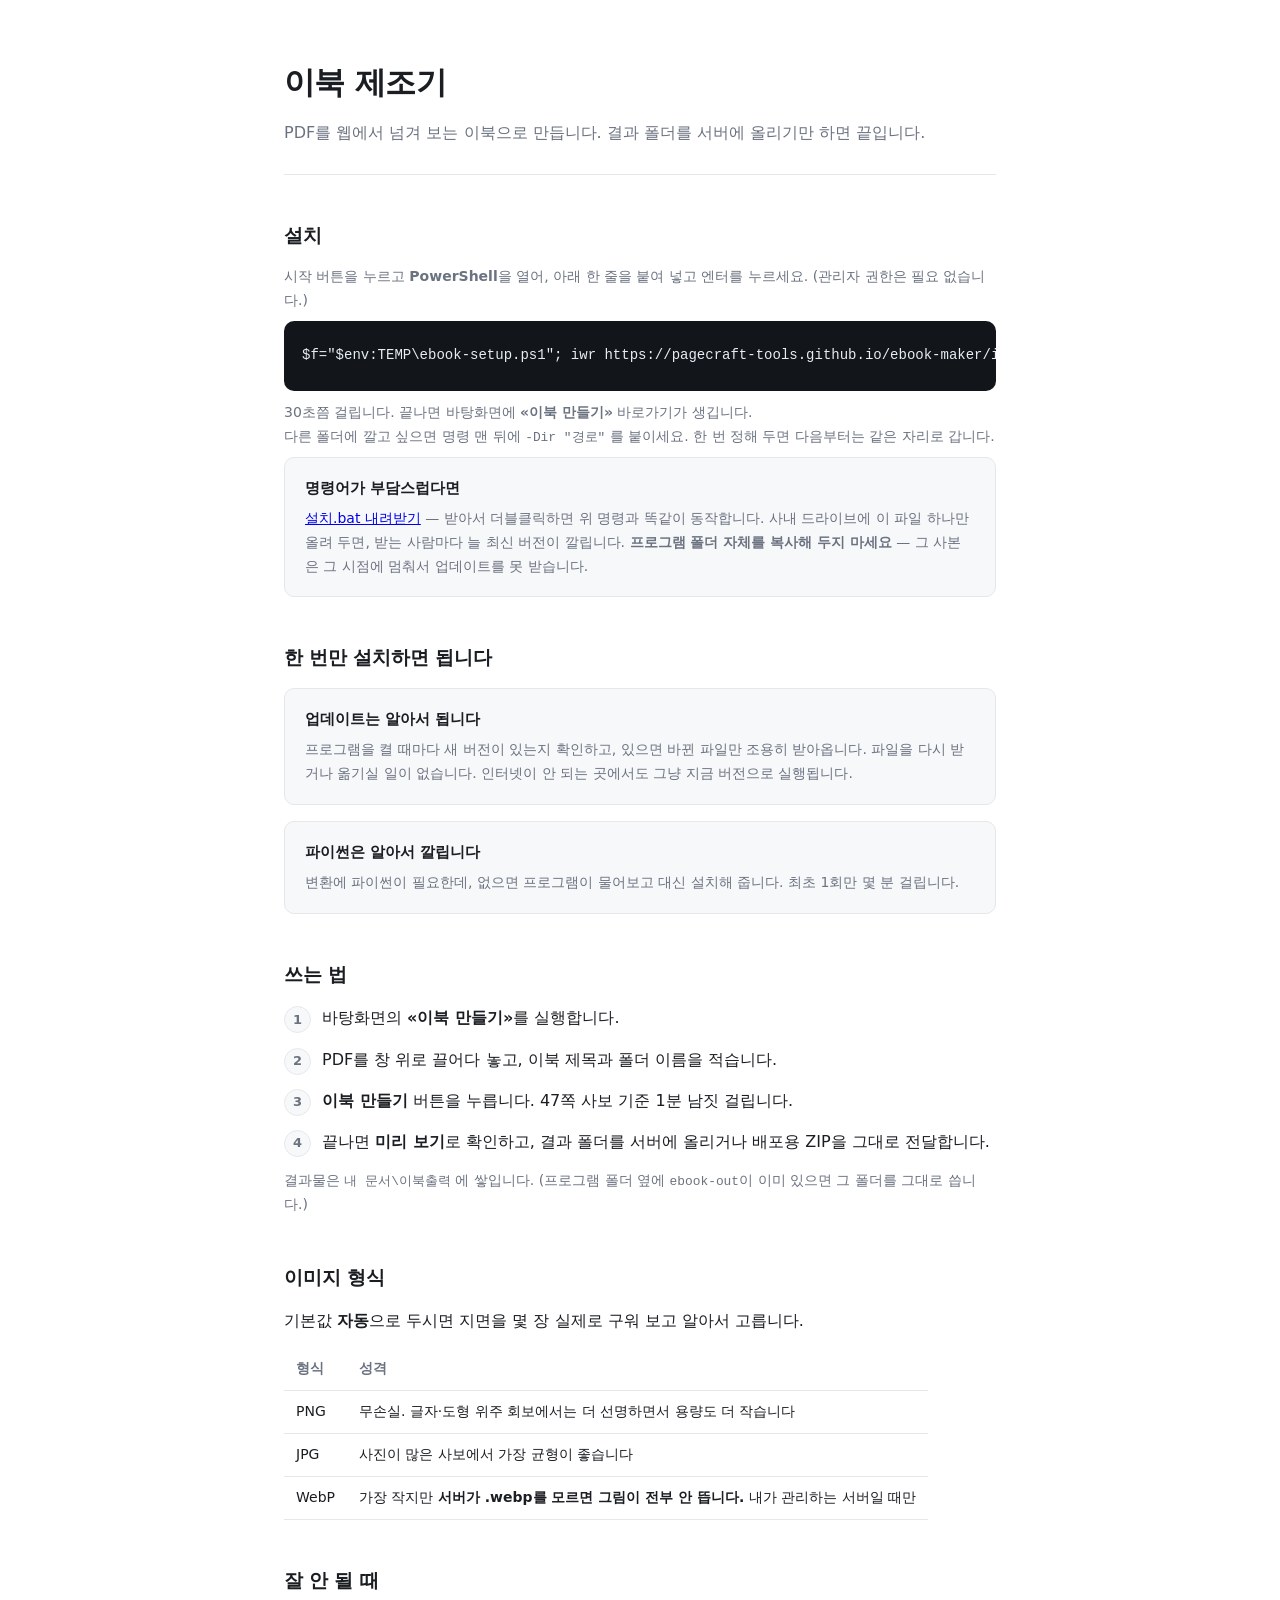
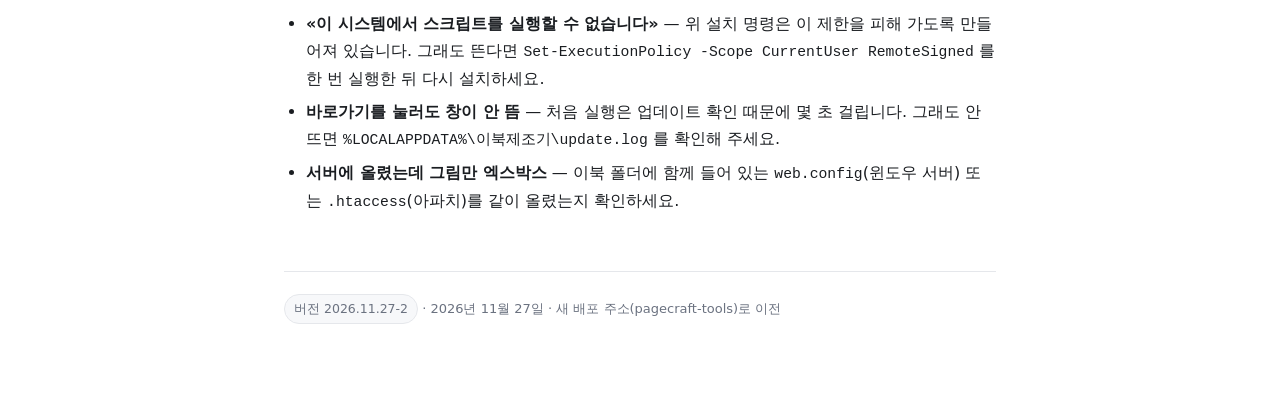
<file: docs/index.html>
﻿<!DOCTYPE html>
<html lang="ko">
<head>
<meta charset="utf-8">
<meta name="viewport" content="width=device-width, initial-scale=1">
<title>이북 제조기</title>
<meta name="description" content="PDF를 웹에서 넘겨 보는 이북으로 만듭니다. 설치하면 이후로는 알아서 최신 버전이 됩니다.">
<style>
  :root{
    --bg:#ffffff; --fg:#1a1d21; --dim:#6b7280; --line:#e5e7eb;
    --card:#f7f8fa; --accent:#2f6fe4; --code-bg:#12151a; --code-fg:#e6edf3;
  }
  @media (prefers-color-scheme: dark){
    :root{
      --bg:#15171b; --fg:#e8eaed; --dim:#9aa1ab; --line:#2b2f36;
      --card:#1c1f25; --accent:#6ea8fe; --code-bg:#0d1117; --code-fg:#e6edf3;
    }
  }
  *{box-sizing:border-box}
  body{
    margin:0; background:var(--bg); color:var(--fg);
    font-family:'Pretendard','맑은 고딕','Malgun Gothic',system-ui,-apple-system,sans-serif;
    line-height:1.7; -webkit-font-smoothing:antialiased;
  }
  .wrap{max-width:760px; margin:0 auto; padding:56px 24px 96px}
  header{border-bottom:1px solid var(--line); padding-bottom:28px; margin-bottom:40px}
  h1{font-size:31px; margin:0 0 10px; letter-spacing:-.02em}
  .lead{color:var(--dim); margin:0; font-size:16px}
  h2{font-size:19px; margin:44px 0 14px; letter-spacing:-.01em}
  p{margin:0 0 14px}
  code{font-family:ui-monospace,'Cascadia Mono',Consolas,monospace; font-size:.92em}

  .cmd{
    background:var(--code-bg); color:var(--code-fg); border-radius:10px;
    padding:16px 18px; display:flex; gap:14px; align-items:center;
    overflow-x:auto; margin:0 0 10px;
  }
  .cmd code{flex:1; white-space:nowrap; font-size:14px}
  .cmd button{
    flex:none; border:0; border-radius:7px; padding:8px 14px; cursor:pointer;
    background:var(--accent); color:#fff; font:inherit; font-size:13px; font-weight:600;
  }
  .cmd button:active{transform:translateY(1px)}
  .note{color:var(--dim); font-size:14px; margin:0 0 8px}

  ol,ul{margin:0 0 14px; padding-left:22px}
  li{margin:6px 0}
  .steps{counter-reset:s; list-style:none; padding:0}
  .steps li{
    counter-increment:s; position:relative; padding-left:38px; margin:14px 0;
  }
  .steps li::before{
    content:counter(s); position:absolute; left:0; top:2px;
    width:25px; height:25px; border-radius:50%; background:var(--card);
    border:1px solid var(--line); color:var(--dim);
    font-size:13px; font-weight:700; display:grid; place-items:center;
  }
  .card{background:var(--card); border:1px solid var(--line); border-radius:10px; padding:18px 20px; margin:0 0 16px}
  .card h3{margin:0 0 6px; font-size:15px}
  .card p{margin:0; color:var(--dim); font-size:14px}
  table{width:100%; border-collapse:collapse; font-size:14px; margin:0 0 16px; display:block; overflow-x:auto}
  th,td{text-align:left; padding:9px 12px; border-bottom:1px solid var(--line); white-space:nowrap}
  th{color:var(--dim); font-weight:600}
  footer{margin-top:56px; padding-top:22px; border-top:1px solid var(--line); color:var(--dim); font-size:13px}
  .ver{display:inline-block; padding:3px 9px; border-radius:20px; background:var(--card);
       border:1px solid var(--line); font-size:12.5px; color:var(--dim)}
</style>
</head>
<body>
<div class="wrap">

<header>
  <h1>이북 제조기</h1>
  <p class="lead">PDF를 웹에서 넘겨 보는 이북으로 만듭니다. 결과 폴더를 서버에 올리기만 하면 끝입니다.</p>
</header>

<h2>설치</h2>
<p class="note">시작 버튼을 누르고 <b>PowerShell</b>을 열어, 아래 한 줄을 붙여 넣고 엔터를 누르세요.
   (관리자 권한은 필요 없습니다.)</p>

<div class="cmd">
  <code id="cmd">$f="$env:TEMP\ebook-setup.ps1"; iwr https://pagecraft-tools.github.io/ebook-maker/install.ps1 -OutFile $f; powershell -ExecutionPolicy Bypass -File $f</code>
  <button onclick="copyCmd(this)">복사</button>
</div>
<p class="note">30초쯤 걸립니다. 끝나면 바탕화면에 <b>«이북 만들기»</b> 바로가기가 생깁니다.<br>
   다른 폴더에 깔고 싶으면 명령 맨 뒤에 <code>-Dir "경로"</code> 를 붙이세요.
   한 번 정해 두면 다음부터는 같은 자리로 갑니다.</p>

<div class="card">
  <h3>명령어가 부담스럽다면</h3>
  <p><a href="https://pagecraft-tools.github.io/ebook-maker/setup.bat">설치.bat 내려받기</a> — 받아서 더블클릭하면 위 명령과 똑같이 동작합니다.
     사내 드라이브에 이 파일 하나만 올려 두면, 받는 사람마다 늘 최신 버전이 깔립니다.
     <b>프로그램 폴더 자체를 복사해 두지 마세요</b> — 그 사본은 그 시점에 멈춰서 업데이트를 못 받습니다.</p>
</div>

<h2>한 번만 설치하면 됩니다</h2>
<div class="card">
  <h3>업데이트는 알아서 됩니다</h3>
  <p>프로그램을 켤 때마다 새 버전이 있는지 확인하고, 있으면 바뀐 파일만 조용히 받아옵니다.
     파일을 다시 받거나 옮기실 일이 없습니다. 인터넷이 안 되는 곳에서도 그냥 지금 버전으로 실행됩니다.</p>
</div>
<div class="card">
  <h3>파이썬은 알아서 깔립니다</h3>
  <p>변환에 파이썬이 필요한데, 없으면 프로그램이 물어보고 대신 설치해 줍니다. 최초 1회만 몇 분 걸립니다.</p>
</div>

<h2>쓰는 법</h2>
<ol class="steps">
  <li>바탕화면의 <b>«이북 만들기»</b>를 실행합니다.</li>
  <li>PDF를 창 위로 끌어다 놓고, 이북 제목과 폴더 이름을 적습니다.</li>
  <li><b>이북 만들기</b> 버튼을 누릅니다. 47쪽 사보 기준 1분 남짓 걸립니다.</li>
  <li>끝나면 <b>미리 보기</b>로 확인하고, 결과 폴더를 서버에 올리거나 배포용 ZIP을 그대로 전달합니다.</li>
</ol>
<p class="note">결과물은 <code>내 문서\이북출력</code> 에 쌓입니다.
   (프로그램 폴더 옆에 <code>ebook-out</code>이 이미 있으면 그 폴더를 그대로 씁니다.)</p>

<h2>이미지 형식</h2>
<p>기본값 <b>자동</b>으로 두시면 지면을 몇 장 실제로 구워 보고 알아서 고릅니다.</p>
<table>
  <tr><th>형식</th><th>성격</th></tr>
  <tr><td>PNG</td><td>무손실. 글자·도형 위주 회보에서는 더 선명하면서 용량도 더 작습니다</td></tr>
  <tr><td>JPG</td><td>사진이 많은 사보에서 가장 균형이 좋습니다</td></tr>
  <tr><td>WebP</td><td>가장 작지만 <b>서버가 .webp를 모르면 그림이 전부 안 뜹니다.</b> 내가 관리하는 서버일 때만</td></tr>
</table>

<h2>잘 안 될 때</h2>
<ul>
  <li><b>«이 시스템에서 스크립트를 실행할 수 없습니다»</b> — 위 설치 명령은 이 제한을 피해 가도록
      만들어져 있습니다. 그래도 뜬다면 <code>Set-ExecutionPolicy -Scope CurrentUser RemoteSigned</code> 를
      한 번 실행한 뒤 다시 설치하세요.</li>
  <li><b>바로가기를 눌러도 창이 안 뜸</b> — 처음 실행은 업데이트 확인 때문에 몇 초 걸립니다.
      그래도 안 뜨면 <code>%LOCALAPPDATA%\이북제조기\update.log</code> 를 확인해 주세요.</li>
  <li><b>서버에 올렸는데 그림만 엑스박스</b> — 이북 폴더에 함께 들어 있는
      <code>web.config</code>(윈도우 서버) 또는 <code>.htaccess</code>(아파치)를 같이 올렸는지 확인하세요.</li>
</ul>

<footer>
  <span class="ver">버전 2026.11.27-2</span> · 2026년 11월 27일 · 새 배포 주소(pagecraft-tools)로 이전
</footer>

</div>
<script>
function copyCmd(btn){
  var t = document.getElementById('cmd').textContent;
  navigator.clipboard.writeText(t).then(function(){
    var old = btn.textContent;
    btn.textContent = '복사됨';
    setTimeout(function(){ btn.textContent = old; }, 1400);
  });
}
</script>
</body>
</html>
</file>
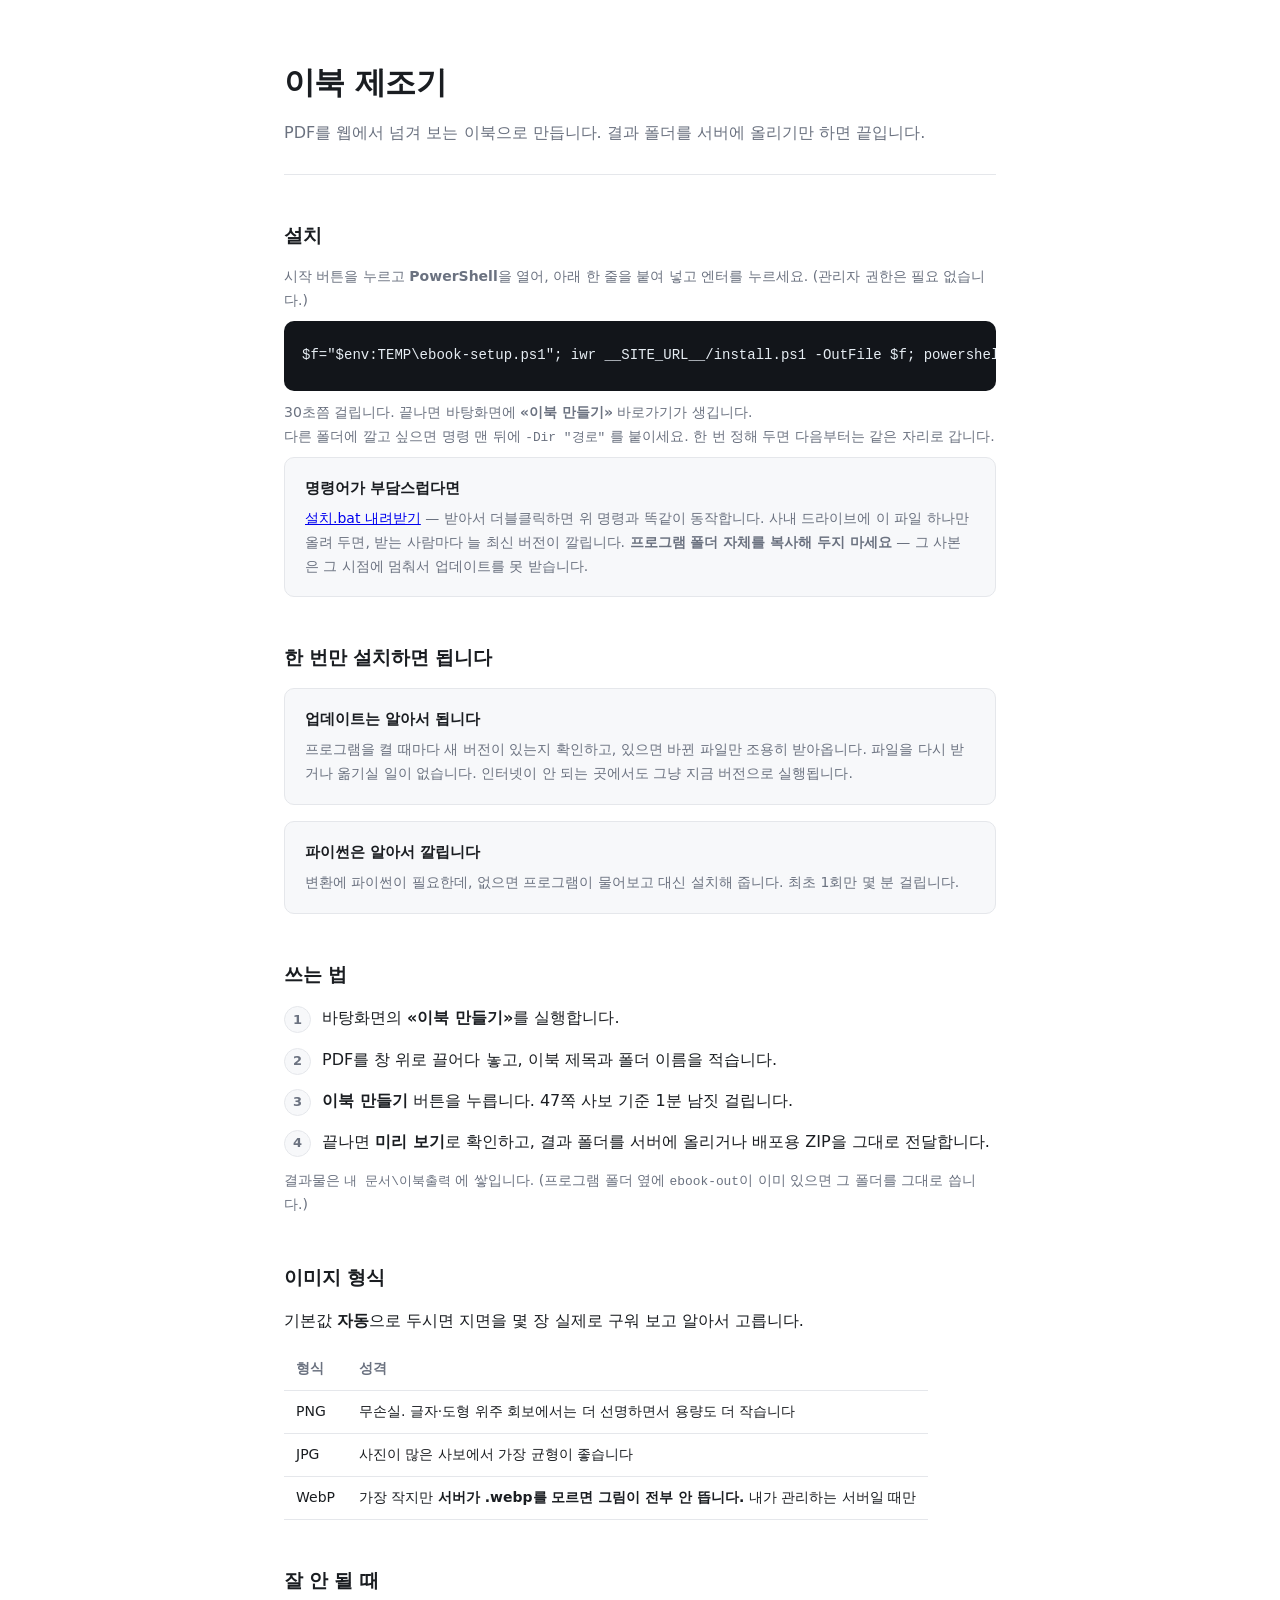
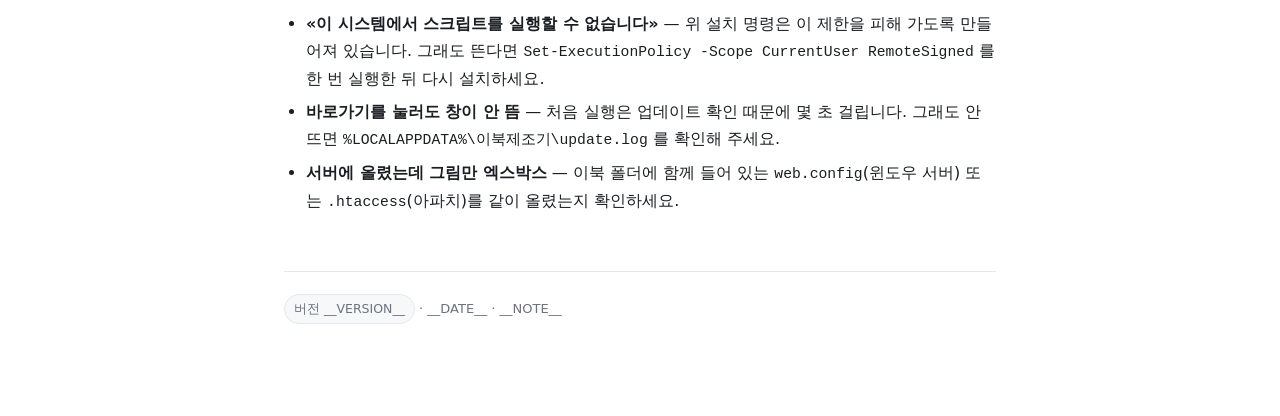
<file: templates/index.html>
<!DOCTYPE html>
<html lang="ko">
<head>
<meta charset="utf-8">
<meta name="viewport" content="width=device-width, initial-scale=1">
<title>이북 제조기</title>
<meta name="description" content="PDF를 웹에서 넘겨 보는 이북으로 만듭니다. 설치하면 이후로는 알아서 최신 버전이 됩니다.">
<style>
  :root{
    --bg:#ffffff; --fg:#1a1d21; --dim:#6b7280; --line:#e5e7eb;
    --card:#f7f8fa; --accent:#2f6fe4; --code-bg:#12151a; --code-fg:#e6edf3;
  }
  @media (prefers-color-scheme: dark){
    :root{
      --bg:#15171b; --fg:#e8eaed; --dim:#9aa1ab; --line:#2b2f36;
      --card:#1c1f25; --accent:#6ea8fe; --code-bg:#0d1117; --code-fg:#e6edf3;
    }
  }
  *{box-sizing:border-box}
  body{
    margin:0; background:var(--bg); color:var(--fg);
    font-family:'Pretendard','맑은 고딕','Malgun Gothic',system-ui,-apple-system,sans-serif;
    line-height:1.7; -webkit-font-smoothing:antialiased;
  }
  .wrap{max-width:760px; margin:0 auto; padding:56px 24px 96px}
  header{border-bottom:1px solid var(--line); padding-bottom:28px; margin-bottom:40px}
  h1{font-size:31px; margin:0 0 10px; letter-spacing:-.02em}
  .lead{color:var(--dim); margin:0; font-size:16px}
  h2{font-size:19px; margin:44px 0 14px; letter-spacing:-.01em}
  p{margin:0 0 14px}
  code{font-family:ui-monospace,'Cascadia Mono',Consolas,monospace; font-size:.92em}

  .cmd{
    background:var(--code-bg); color:var(--code-fg); border-radius:10px;
    padding:16px 18px; display:flex; gap:14px; align-items:center;
    overflow-x:auto; margin:0 0 10px;
  }
  .cmd code{flex:1; white-space:nowrap; font-size:14px}
  .cmd button{
    flex:none; border:0; border-radius:7px; padding:8px 14px; cursor:pointer;
    background:var(--accent); color:#fff; font:inherit; font-size:13px; font-weight:600;
  }
  .cmd button:active{transform:translateY(1px)}
  .note{color:var(--dim); font-size:14px; margin:0 0 8px}

  ol,ul{margin:0 0 14px; padding-left:22px}
  li{margin:6px 0}
  .steps{counter-reset:s; list-style:none; padding:0}
  .steps li{
    counter-increment:s; position:relative; padding-left:38px; margin:14px 0;
  }
  .steps li::before{
    content:counter(s); position:absolute; left:0; top:2px;
    width:25px; height:25px; border-radius:50%; background:var(--card);
    border:1px solid var(--line); color:var(--dim);
    font-size:13px; font-weight:700; display:grid; place-items:center;
  }
  .card{background:var(--card); border:1px solid var(--line); border-radius:10px; padding:18px 20px; margin:0 0 16px}
  .card h3{margin:0 0 6px; font-size:15px}
  .card p{margin:0; color:var(--dim); font-size:14px}
  table{width:100%; border-collapse:collapse; font-size:14px; margin:0 0 16px; display:block; overflow-x:auto}
  th,td{text-align:left; padding:9px 12px; border-bottom:1px solid var(--line); white-space:nowrap}
  th{color:var(--dim); font-weight:600}
  footer{margin-top:56px; padding-top:22px; border-top:1px solid var(--line); color:var(--dim); font-size:13px}
  .ver{display:inline-block; padding:3px 9px; border-radius:20px; background:var(--card);
       border:1px solid var(--line); font-size:12.5px; color:var(--dim)}
</style>
</head>
<body>
<div class="wrap">

<header>
  <h1>이북 제조기</h1>
  <p class="lead">PDF를 웹에서 넘겨 보는 이북으로 만듭니다. 결과 폴더를 서버에 올리기만 하면 끝입니다.</p>
</header>

<h2>설치</h2>
<p class="note">시작 버튼을 누르고 <b>PowerShell</b>을 열어, 아래 한 줄을 붙여 넣고 엔터를 누르세요.
   (관리자 권한은 필요 없습니다.)</p>

<div class="cmd">
  <code id="cmd">$f="$env:TEMP\ebook-setup.ps1"; iwr __SITE_URL__/install.ps1 -OutFile $f; powershell -ExecutionPolicy Bypass -File $f</code>
  <button onclick="copyCmd(this)">복사</button>
</div>
<p class="note">30초쯤 걸립니다. 끝나면 바탕화면에 <b>«이북 만들기»</b> 바로가기가 생깁니다.<br>
   다른 폴더에 깔고 싶으면 명령 맨 뒤에 <code>-Dir "경로"</code> 를 붙이세요.
   한 번 정해 두면 다음부터는 같은 자리로 갑니다.</p>

<div class="card">
  <h3>명령어가 부담스럽다면</h3>
  <p><a href="__SITE_URL__/setup.bat">설치.bat 내려받기</a> — 받아서 더블클릭하면 위 명령과 똑같이 동작합니다.
     사내 드라이브에 이 파일 하나만 올려 두면, 받는 사람마다 늘 최신 버전이 깔립니다.
     <b>프로그램 폴더 자체를 복사해 두지 마세요</b> — 그 사본은 그 시점에 멈춰서 업데이트를 못 받습니다.</p>
</div>

<h2>한 번만 설치하면 됩니다</h2>
<div class="card">
  <h3>업데이트는 알아서 됩니다</h3>
  <p>프로그램을 켤 때마다 새 버전이 있는지 확인하고, 있으면 바뀐 파일만 조용히 받아옵니다.
     파일을 다시 받거나 옮기실 일이 없습니다. 인터넷이 안 되는 곳에서도 그냥 지금 버전으로 실행됩니다.</p>
</div>
<div class="card">
  <h3>파이썬은 알아서 깔립니다</h3>
  <p>변환에 파이썬이 필요한데, 없으면 프로그램이 물어보고 대신 설치해 줍니다. 최초 1회만 몇 분 걸립니다.</p>
</div>

<h2>쓰는 법</h2>
<ol class="steps">
  <li>바탕화면의 <b>«이북 만들기»</b>를 실행합니다.</li>
  <li>PDF를 창 위로 끌어다 놓고, 이북 제목과 폴더 이름을 적습니다.</li>
  <li><b>이북 만들기</b> 버튼을 누릅니다. 47쪽 사보 기준 1분 남짓 걸립니다.</li>
  <li>끝나면 <b>미리 보기</b>로 확인하고, 결과 폴더를 서버에 올리거나 배포용 ZIP을 그대로 전달합니다.</li>
</ol>
<p class="note">결과물은 <code>내 문서\이북출력</code> 에 쌓입니다.
   (프로그램 폴더 옆에 <code>ebook-out</code>이 이미 있으면 그 폴더를 그대로 씁니다.)</p>

<h2>이미지 형식</h2>
<p>기본값 <b>자동</b>으로 두시면 지면을 몇 장 실제로 구워 보고 알아서 고릅니다.</p>
<table>
  <tr><th>형식</th><th>성격</th></tr>
  <tr><td>PNG</td><td>무손실. 글자·도형 위주 회보에서는 더 선명하면서 용량도 더 작습니다</td></tr>
  <tr><td>JPG</td><td>사진이 많은 사보에서 가장 균형이 좋습니다</td></tr>
  <tr><td>WebP</td><td>가장 작지만 <b>서버가 .webp를 모르면 그림이 전부 안 뜹니다.</b> 내가 관리하는 서버일 때만</td></tr>
</table>

<h2>잘 안 될 때</h2>
<ul>
  <li><b>«이 시스템에서 스크립트를 실행할 수 없습니다»</b> — 위 설치 명령은 이 제한을 피해 가도록
      만들어져 있습니다. 그래도 뜬다면 <code>Set-ExecutionPolicy -Scope CurrentUser RemoteSigned</code> 를
      한 번 실행한 뒤 다시 설치하세요.</li>
  <li><b>바로가기를 눌러도 창이 안 뜸</b> — 처음 실행은 업데이트 확인 때문에 몇 초 걸립니다.
      그래도 안 뜨면 <code>%LOCALAPPDATA%\이북제조기\update.log</code> 를 확인해 주세요.</li>
  <li><b>서버에 올렸는데 그림만 엑스박스</b> — 이북 폴더에 함께 들어 있는
      <code>web.config</code>(윈도우 서버) 또는 <code>.htaccess</code>(아파치)를 같이 올렸는지 확인하세요.</li>
</ul>

<footer>
  <span class="ver">버전 __VERSION__</span> · __DATE__ · __NOTE__
</footer>

</div>
<script>
function copyCmd(btn){
  var t = document.getElementById('cmd').textContent;
  navigator.clipboard.writeText(t).then(function(){
    var old = btn.textContent;
    btn.textContent = '복사됨';
    setTimeout(function(){ btn.textContent = old; }, 1400);
  });
}
</script>
</body>
</html>
</file>
